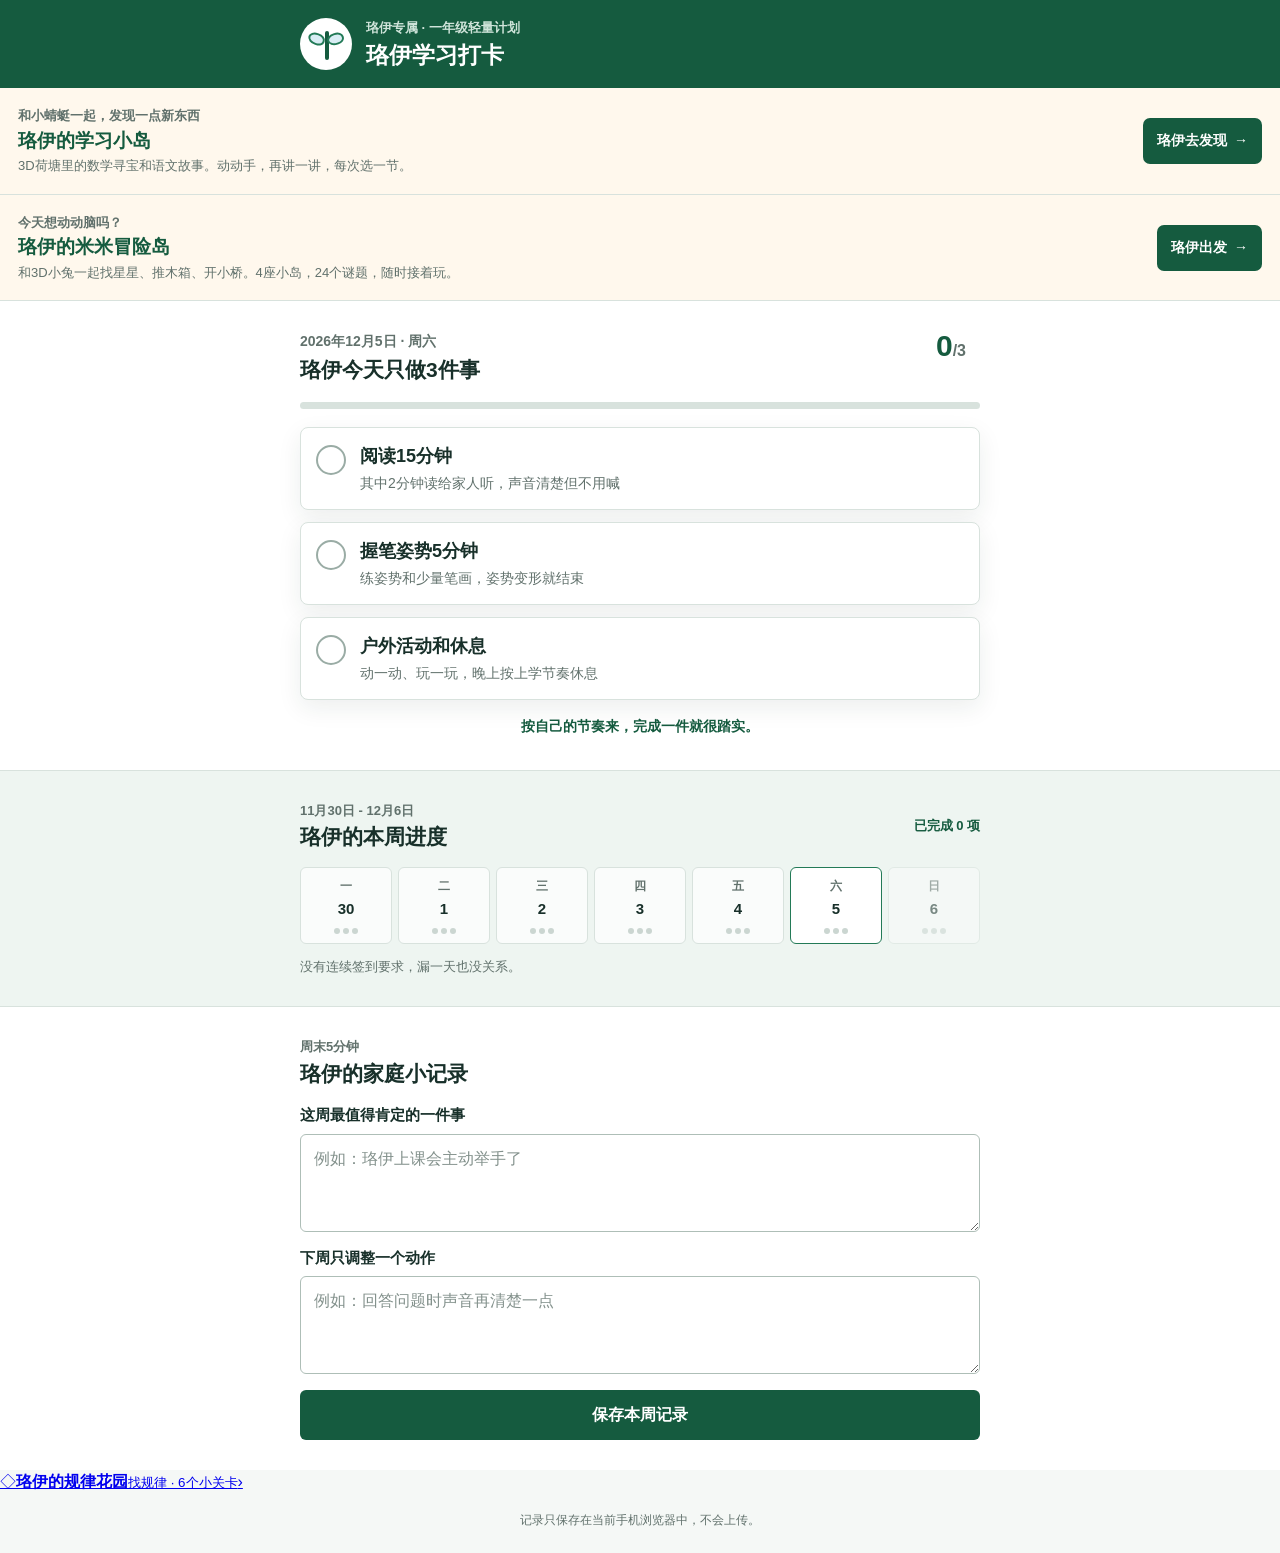
<file: index.html>
<!doctype html>
<html lang="zh-CN">
<head>
  <meta charset="UTF-8">
  <meta name="viewport" content="width=device-width, initial-scale=1, viewport-fit=cover">
  <meta name="theme-color" content="#f5f8f6">
  <meta name="apple-mobile-web-app-capable" content="yes">
  <meta name="apple-mobile-web-app-status-bar-style" content="default">
  <meta name="apple-mobile-web-app-title" content="珞伊打卡">
  <meta name="description" content="珞伊的一年级轻量学习打卡">
  <meta name="robots" content="noindex, nofollow, noarchive">
  <link rel="icon" href="app-icon.svg" type="image/svg+xml">
  <link rel="manifest" href="manifest.webmanifest">
  <link rel="stylesheet" href="styles.css">
  <title>珞伊学习打卡</title>
</head>
<body>
  <header class="topbar">
    <div class="topbar__inner">
      <div class="brand-mark" aria-hidden="true">
        <span class="brand-mark__wing brand-mark__wing--left"></span>
        <span class="brand-mark__body"></span>
        <span class="brand-mark__wing brand-mark__wing--right"></span>
      </div>
      <div>
        <p class="eyebrow">珞伊专属 · 一年级轻量计划</p>
        <h1>珞伊学习打卡</h1>
      </div>
    </div>
  </header>

  <main>
    <section class="game-entry" aria-labelledby="learning-entry-title">
      <div>
        <p class="eyebrow">和小蜻蜓一起，发现一点新东西</p>
        <h2 id="learning-entry-title">珞伊的学习小岛</h2>
        <p>3D荷塘里的数学寻宝和语文故事。动动手，再讲一讲，每次选一节。</p>
      </div>
      <a class="game-entry__link" href="learn-island.html">珞伊去发现 <span aria-hidden="true">→</span></a>
    </section>
    <section class="game-entry" aria-labelledby="game-entry-title">
      <div>
        <p class="eyebrow">今天想动动脑吗？</p>
        <h2 id="game-entry-title">珞伊的米米冒险岛</h2>
        <p>和3D小兔一起找星星、推木箱、开小桥。4座小岛，24个谜题，随时接着玩。</p>
      </div>
      <a class="game-entry__link" href="space-puzzle.html?v=20260914c">珞伊出发 <span aria-hidden="true">→</span></a>
    </section>

    <section class="today-band" aria-labelledby="today-title">
      <div class="section-inner">
        <div class="today-heading">
          <div>
            <p id="today-date" class="date-line"></p>
            <h2 id="today-title">珞伊今天只做3件事</h2>
          </div>
          <div class="progress-count" aria-live="polite">
            <strong id="done-count">0</strong><span>/3</span>
          </div>
        </div>

        <div class="progress-track" aria-hidden="true">
          <span id="progress-fill"></span>
        </div>

        <div id="task-list" class="task-list"></div>

        <p id="today-message" class="today-message" aria-live="polite">
          按自己的节奏来，完成一件就很踏实。
        </p>
      </div>
    </section>

    <section class="week-band" aria-labelledby="week-title">
      <div class="section-inner">
        <div class="section-heading">
          <div>
            <p id="week-range" class="eyebrow"></p>
            <h2 id="week-title">珞伊的本周进度</h2>
          </div>
          <p id="week-total" class="week-total">已完成 0 项</p>
        </div>
        <div id="week-grid" class="week-grid" aria-label="本周每日完成情况"></div>
        <p class="quiet-note">没有连续签到要求，漏一天也没关系。</p>
      </div>
    </section>

    <section class="reflection-band" aria-labelledby="reflection-title">
      <div class="section-inner">
        <div class="section-heading">
          <div>
            <p class="eyebrow">周末5分钟</p>
            <h2 id="reflection-title">珞伊的家庭小记录</h2>
          </div>
          <span id="save-state" class="save-state" aria-live="polite"></span>
        </div>

        <label class="field-label" for="weekly-good">这周最值得肯定的一件事</label>
        <textarea id="weekly-good" rows="3" maxlength="120" placeholder="例如：珞伊上课会主动举手了"></textarea>

        <label class="field-label" for="weekly-adjust">下周只调整一个动作</label>
        <textarea id="weekly-adjust" rows="3" maxlength="120" placeholder="例如：回答问题时声音再清楚一点"></textarea>

        <button id="save-week" class="primary-button" type="button">保存本周记录</button>
      </div>
    </section>
  </main>

  <footer>
    <p>记录只保存在当前手机浏览器中，不会上传。</p>
  </footer>

  <script src="app.js" defer></script>
<script>
  document.addEventListener('DOMContentLoaded', function () {
    if (document.querySelector('a[href="game.html"]')) return;
    var main = document.querySelector('main') || document.body;
    var link = document.createElement('a');
    link.href = 'game.html';
    link.className = 'tool-card';
    link.innerHTML = '<span class="tool-icon">◇</span><span><strong>珞伊的规律花园</strong><small>找规律 · 6个小关卡</small></span><span class="tool-arrow">›</span>';
    main.appendChild(link);
  });
</script>
</body>
</html>
</file>
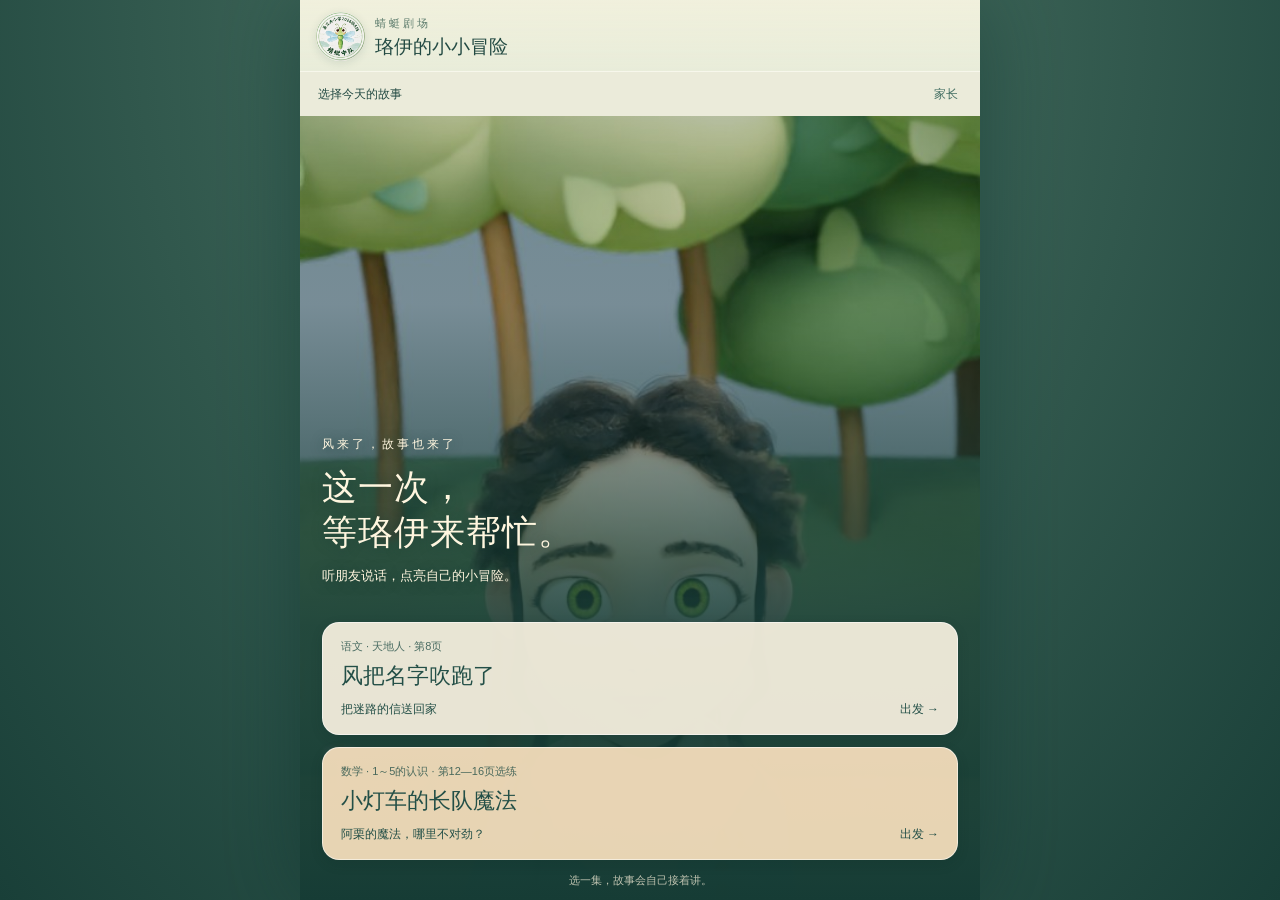
<file: cinema.html>
<!doctype html>
<html lang="zh-CN"><head><meta charset="utf-8"><meta name="viewport" content="width=device-width,initial-scale=1,viewport-fit=cover"><meta name="theme-color" content="#225b51"><meta name="robots" content="noindex,nofollow,noarchive"><title>珞伊的蜻蜓剧场</title><link rel="icon" href="learning-icon.svg"><link rel="stylesheet" href="pilot.css?v=flow1"><script type="importmap">{"imports":{"three":"./vendor/three.module.js"}}</script><script type="module" src="pilot.js?v=flow1"></script></head>
<body><main id="pilot-app">
 <div id="world" aria-label="珞伊的三维故事世界"></div>
 <header><img src="assets/qingting-badge-original.jpg" alt="蜻蜓中队原版班徽"><div><small>蜻蜓剧场</small><h1>珞伊的小小冒险</h1></div><button id="pause" aria-label="暂停故事" hidden>Ⅱ</button></header>
 <div id="lesson-bar"><span id="lesson">选择今天的故事</span><button id="parent">家长</button></div>
 <section id="home"><div class="home-title"><span>风来了，故事也来了</span><h2>这一次，<br>等珞伊来帮忙。</h2><p>听朋友说话，点亮自己的小冒险。</p></div><div class="episodes"><button data-subject="chinese"><small>语文 · 天地人 · 第8页</small><strong>风把名字吹跑了</strong><span>把迷路的信送回家 <b>出发 →</b></span></button><button data-subject="math"><small>数学 · 1～5的认识 · 第12—16页选练</small><strong>小灯车的长队魔法</strong><span>阿栗的魔法，哪里不对劲？ <b>出发 →</b></span></button></div><p class="home-note">选一集，故事会自己接着讲。</p></section>
 <section id="hud" hidden><div id="instruction" hidden><ruby id="instruction-ruby"><span></span><rt></rt></ruby><div id="letter" hidden></div></div><div id="subtitle"><span id="speaker"></span><p id="dialogue"></p></div><div id="feedback" hidden aria-live="polite"><span id="feedback-speaker"></span><strong id="feedback-title"></strong><div class="learning-result"><div id="feedback-learning"></div><div id="feedback-quantity" hidden><b id="feedback-number"></b><span id="feedback-dots" aria-hidden="true"></span></div></div><p id="feedback-text"></p></div><div class="play-tools"><button id="listen">再听一次</button><span id="progress"></span><button id="help" hidden>帮帮我</button></div></section>
 <div id="loading" hidden role="status"><i aria-hidden="true"></i><p id="loading-message">朋友正在走进画面…</p><progress id="loading-progress" max="100" value="0" aria-label="故事准备进度"></progress><p id="loading-detail"></p><button id="retry-load" hidden>再试一次</button><button id="loading-home">先回到剧场</button></div>
 <button id="audio-retry" hidden>点一下，听朋友说话</button>
 <dialog id="rest"><img class="badge" src="assets/qingting-badge-original.jpg" alt="原版班徽"><h2>珞伊，故事会等你。</h2><p>歇一歇，看看远处。</p><button id="resume" class="primary">接着看</button><button id="back">收好故事</button></dialog>
 <dialog id="finish"><img class="badge" src="assets/qingting-badge-original.jpg" alt="原版班徽"><small>珞伊的冒险纪念</small><h2 id="finish-title"></h2><p id="finish-text"></p><div id="finish-words" hidden></div><button id="finish-home" class="primary">收好故事，去休息</button><button id="finish-bonus" hidden><ruby>想玩就去分点心<rt>xiǎng wán jiù qù fēn diǎn xin</rt></ruby></button><button id="finish-report">家长看看故事手记</button></dialog>
 <dialog id="parents"><div class="dialog-heading"><h2>珞伊的故事手记</h2><button id="close-report" aria-label="关闭手记">×</button></div><p class="note">两科各一集。记录实际操作，不用通关代替“已经掌握”，也不据此评价专注力。</p><pre id="report"></pre><label>可选：实际观察<textarea id="observation" maxlength="400" rows="2" placeholder="例如：换了说话人后，能说清“我”指谁。"></textarea></label><label>语文朗读观察<select id="oral"><option>未观察</option><option>愿意跟读</option><option>看拼音自己读</option><option>遮住拼音后自己认读</option></select></label><div class="report-actions"><button id="download" class="primary">保存报告</button><button id="copy">复制报告</button></div><p id="report-status" role="status"></p><details><summary>教材范围、声音与数据</summary><p>语文：人教版一年级上册《天地人》第8页。数学：同版《1～5的认识》第12—16页选练。本次并非整册，也不等于学校当天进度。</p><p>声音为微软合成角色音色，不是老师、家人和同学的真实声音。人物是虚构动画形象，台词不代表真实教师意见。</p><p>进度只保存在当前浏览器，不自动发给老师或 Codex，也不自动跨设备同步。由家长决定是否分享报告。不采集儿童录音。</p><p>人物素材：Rain、Vincent、Spring，Blender Foundation / Blender Studio，CC BY 4.0；已改编材质、服装与动作。</p><a href="assets/pilot/ATTRIBUTION.txt" target="_blank" rel="noopener">完整素材署名</a></details></dialog>
 <div id="notice" role="status"></div><audio id="voice" preload="auto" playsinline></audio>
</main><noscript>请开启 JavaScript 后打开。</noscript></body></html>
</file>
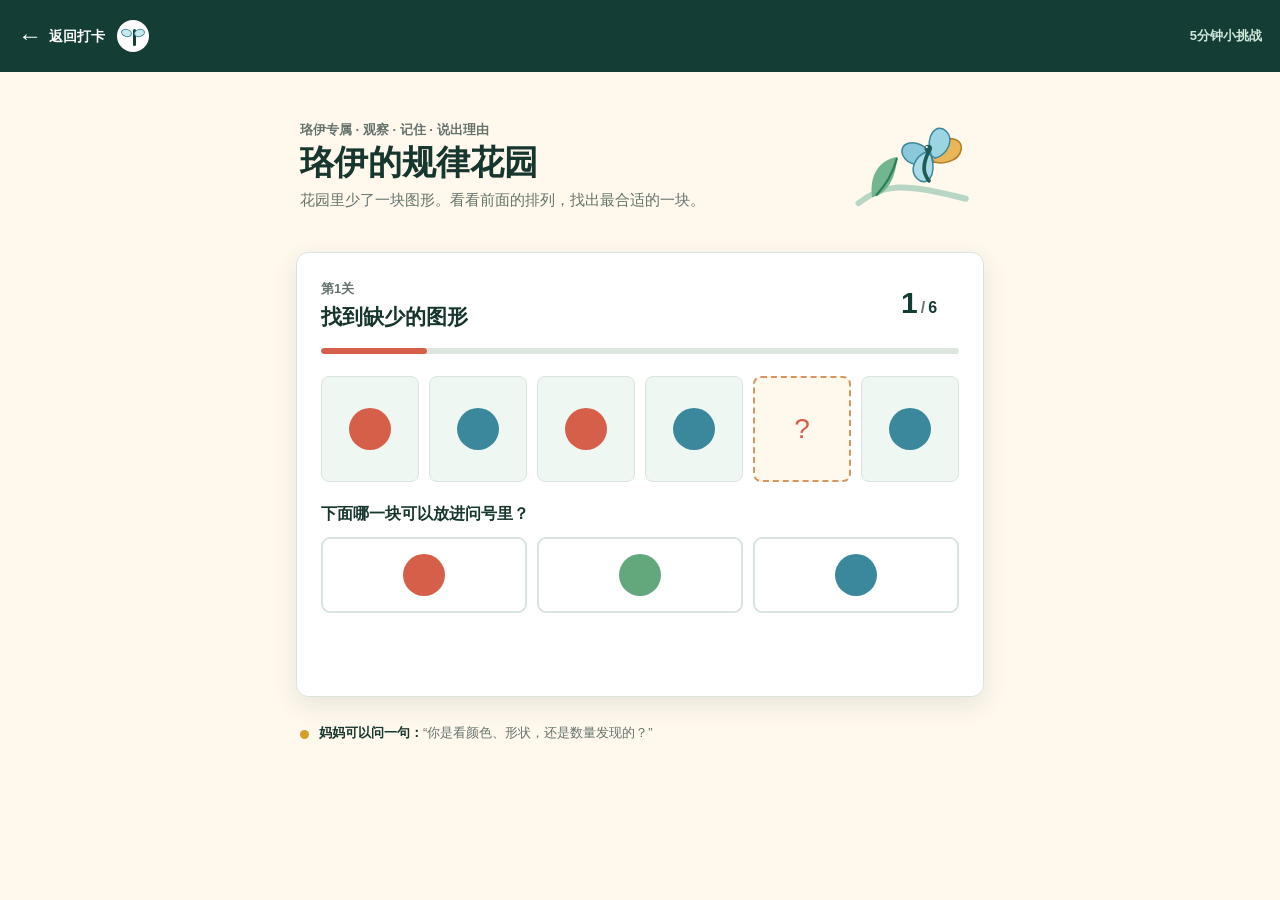
<file: game.html>
<!doctype html>
<html lang="zh-CN">
<head>
  <meta charset="UTF-8">
  <meta name="viewport" content="width=device-width, initial-scale=1, viewport-fit=cover">
  <meta name="theme-color" content="#143d35">
  <meta name="apple-mobile-web-app-capable" content="yes">
  <meta name="apple-mobile-web-app-status-bar-style" content="default">
  <meta name="apple-mobile-web-app-title" content="珞伊规律花园">
  <meta name="description" content="珞伊的找规律益智小游戏">
  <meta name="robots" content="noindex, nofollow, noarchive">
  <link rel="icon" href="app-icon.svg" type="image/svg+xml">
  <link rel="stylesheet" href="game.css">
  <title>规律花园 · 珞伊</title>
</head>
<body>
  <header class="game-topbar">
    <a class="back-link" href="index.html" aria-label="返回珞伊学习打卡">
      <span aria-hidden="true">←</span>
      <span>返回打卡</span>
    </a>
    <div class="game-mark" aria-hidden="true">
      <span class="game-mark__stem"></span>
      <span class="game-mark__wing game-mark__wing--left"></span>
      <span class="game-mark__wing game-mark__wing--right"></span>
    </div>
    <span class="game-label">5分钟小挑战</span>
  </header>

  <main class="game-shell">
    <section class="game-intro" aria-labelledby="game-title">
      <div class="intro-copy">
        <p class="eyebrow">珞伊专属 · 观察 · 记住 · 说出理由</p>
        <h1 id="game-title" tabindex="-1">珞伊的规律花园</h1>
        <p class="intro-text">花园里少了一块图形。看看前面的排列，找出最合适的一块。</p>
      </div>
      <svg class="garden-art" viewBox="0 0 180 140" role="img" aria-label="一只停在叶片旁的蜻蜓">
        <path d="M18 119C51 93 78 91 161 113" fill="none" stroke="#b7d6c3" stroke-width="8" stroke-linecap="round"/>
        <path d="M36 111C32 81 46 61 70 57c-3 30-14 50-34 54Z" fill="#72b58f"/>
        <path d="M42 108c13-14 22-30 27-48" fill="none" stroke="#2e7d5a" stroke-width="3" stroke-linecap="round"/>
        <path d="M113 48c19-22 44-18 42-1-3 17-27 22-42 15Z" fill="#eab65a" stroke="#b47c22" stroke-width="2"/>
        <path d="M113 49c-22-19-42-10-36 6 7 15 27 15 41 9Z" fill="#8ac8dc" stroke="#3f8798" stroke-width="2"/>
        <path d="M115 55c-9-28 8-44 20-32 11 11 2 31-15 36Z" fill="#9bd5e4" stroke="#3f8798" stroke-width="2"/>
        <path d="M115 56c8 28-7 42-19 30-11-11-3-30 14-36Z" fill="#a9dbe8" stroke="#3f8798" stroke-width="2"/>
        <path d="M111 51c-8 18-7 28 1 38" fill="none" stroke="#1e5c55" stroke-width="5" stroke-linecap="round"/>
        <circle cx="111" cy="46" r="5" fill="#1e5c55"/>
        <circle cx="109" cy="44" r="1.5" fill="#fff"/>
      </svg>
    </section>

    <section class="game-panel" aria-labelledby="round-title">
      <div class="round-head">
        <div>
          <p id="round-kicker" class="eyebrow">第1关</p>
          <h2 id="round-title">找到缺少的图形</h2>
        </div>
        <div class="round-progress" aria-live="polite">
          <span id="round-number">1</span><span class="progress-slash">/</span><span>6</span>
        </div>
      </div>

      <div class="round-track" aria-hidden="true"><span id="round-fill"></span></div>

      <div id="sequence" class="sequence" role="group" aria-label="规律图形序列"></div>

      <p class="question-line">下面哪一块可以放进问号里？</p>
      <div id="options" class="options" role="group" aria-label="答案选项"></div>

      <div id="feedback" class="feedback" role="status" aria-live="polite"></div>
      <button id="next-round" class="primary-button" type="button" hidden>下一关</button>
    </section>

    <section class="parent-tip" aria-label="亲子引导">
      <span class="tip-dot" aria-hidden="true"></span>
      <p><strong>妈妈可以问一句：</strong>“你是看颜色、形状，还是数量发现的？”</p>
    </section>
  </main>

  <div id="finish-panel" class="finish-panel" hidden>
    <div class="finish-card" role="dialog" aria-modal="true" aria-labelledby="finish-title">
      <svg class="finish-spark" viewBox="0 0 48 48" aria-hidden="true">
        <path d="M24 3 29 19l16 5-16 5-5 16-5-16-16-5 16-5 5-16Z" fill="currentColor"/>
      </svg>
      <p class="eyebrow">今天的小挑战完成了</p>
      <h2 id="finish-title">珞伊找到了 6 个规律</h2>
      <p>和妈妈说一说：哪一关最容易？哪一关需要再看一遍？</p>
      <button id="restart-game" class="primary-button" type="button">再玩一次</button>
      <a class="finish-back" href="index.html">回到学习打卡</a>
    </div>
  </div>

  <script src="game.js" defer></script>
</body>
</html>
</file>
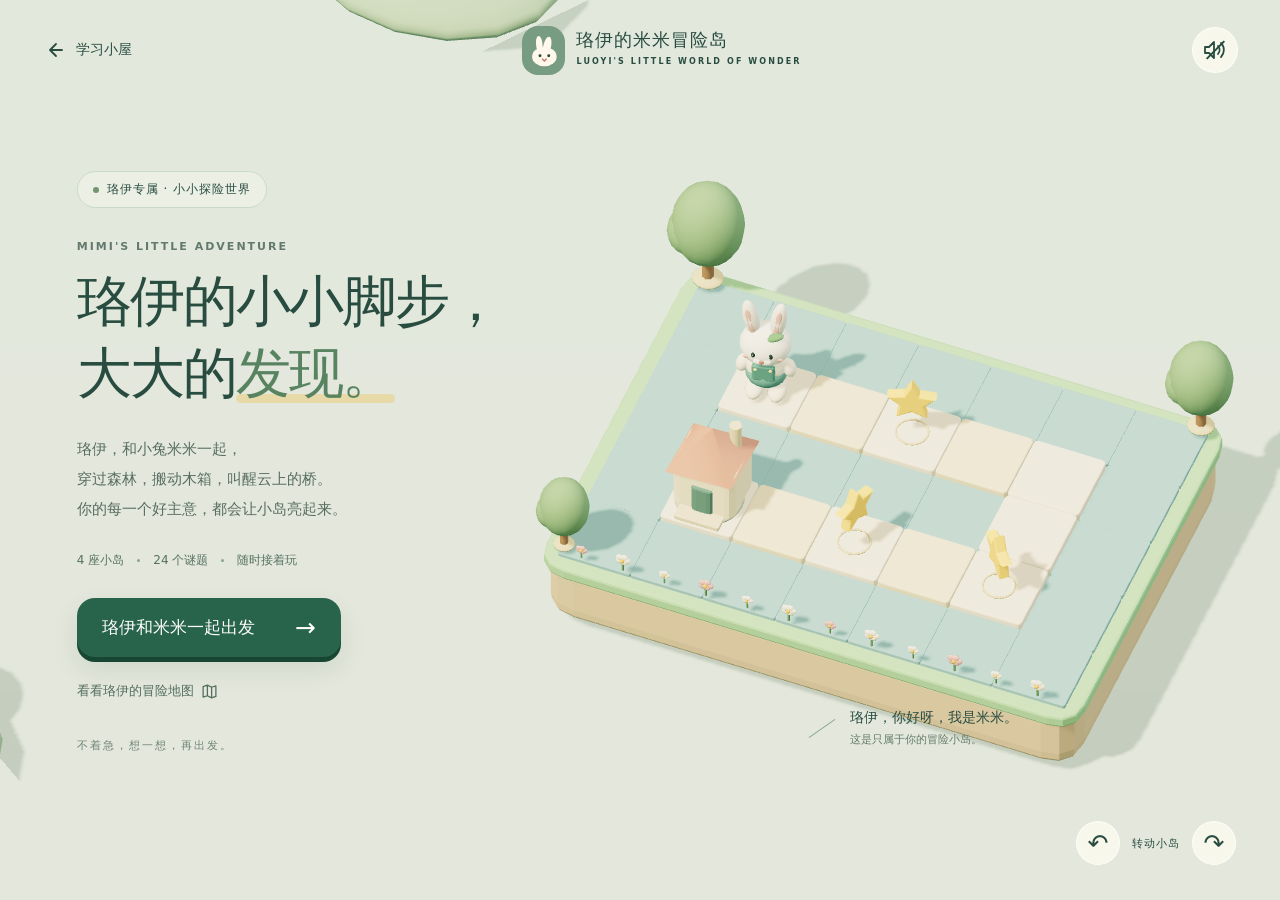
<file: space-puzzle.html>
<!doctype html>
<html lang="zh-CN">
<head>
  <meta charset="utf-8">
  <meta name="viewport" content="width=device-width,initial-scale=1,viewport-fit=cover">
  <meta name="theme-color" content="#e5efe8">
  <meta name="robots" content="noindex,nofollow,noarchive">
  <meta name="apple-mobile-web-app-capable" content="yes">
  <title>珞伊的米米冒险岛 · 3D益智游戏</title>
  <link rel="icon" href="app-icon.svg" type="image/svg+xml">
  <link rel="stylesheet" href="space-puzzle.css?v=20260914c">
</head>
<body>
  <svg class="svg-library" xmlns="http://www.w3.org/2000/svg"><defs>
    <symbol id="i-back" viewBox="0 0 24 24"><path d="m14 6-6 6 6 6M8 12h12"/></symbol>
    <symbol id="i-star" viewBox="0 0 24 24"><path d="m12 3 2.8 5.7 6.3.9-4.6 4.4 1.1 6.3-5.6-3-5.6 3 1.1-6.3L2.9 9.6l6.3-.9Z"/></symbol>
    <symbol id="i-map" viewBox="0 0 24 24"><path d="m3 5 6-2 6 3 6-2v15l-6 2-6-3-6 2Zm6-2v15m6-12v15"/></symbol>
    <symbol id="i-undo" viewBox="0 0 24 24"><path d="M8 4 3 9l5 5M3 9h11a6 6 0 0 1 0 12"/></symbol>
    <symbol id="i-reset" viewBox="0 0 24 24"><path d="M4 10a8 8 0 1 1 1 7M4 3v7h7"/></symbol>
    <symbol id="i-bulb" viewBox="0 0 24 24"><path d="M8 17c0-4-3-3-3-8a7 7 0 0 1 14 0c0 5-3 4-3 8ZM9 21h6"/></symbol>
    <symbol id="i-sound" viewBox="0 0 24 24"><path d="m11 4-5 5H2v6h4l5 5Zm4 4a6 6 0 0 1 0 8m3-11a10 10 0 0 1 0 14"/></symbol>
    <symbol id="i-arrow" viewBox="0 0 24 24"><path d="M12 20V4m-6 6 6-6 6 6"/></symbol>
    <symbol id="i-close" viewBox="0 0 24 24"><path d="m6 6 12 12M6 18 18 6"/></symbol>
    <symbol id="i-rabbit" viewBox="0 0 40 40"><path d="M13 21C7-1 20-3 19 19c3-22 15-18 8 3" fill="#fff8eb"/><ellipse cx="21" cy="27" rx="14" ry="11" fill="#fff8eb"/><circle cx="16" cy="26" r="1.7" fill="#30453c"/><circle cx="26" cy="26" r="1.7" fill="#30453c"/><path d="m19 30 2 2 2-2" stroke="#c58079" stroke-width="2" fill="none"/></symbol>
  </defs></svg>
  <main id="app" class="adventure is-welcome">
    <div id="world" role="img" aria-label="可转动的3D冒险岛，小兔米米在小路上等待出发"></div>
    <header class="topbar">
      <a class="home-link" href="index.html" aria-label="返回珞伊学习打卡"><svg><use href="#i-back"/></svg><span>学习小屋</span></a>
      <div class="brand"><svg class="bunny-mark"><use href="#i-rabbit"/></svg><span>珞伊的米米冒险岛<small>LUOYI'S LITTLE WORLD OF WONDER</small></span></div>
      <button id="soundBtn" class="round-button" aria-label="开启音效" aria-pressed="false"><svg><use href="#i-sound"/></svg><span class="sound-slash"></span></button>
    </header>
    <section id="welcome" class="welcome" aria-labelledby="welcomeTitle">
      <div class="welcome-tag"><span></span>珞伊专属 · 小小探险世界</div>
      <p class="tiny-label">MIMI'S LITTLE ADVENTURE</p>
      <h1 id="welcomeTitle">珞伊的小小脚步，<br>大大的<span>发现。</span></h1>
      <p class="welcome-description">珞伊，和小兔米米一起，<br>穿过森林，搬动木箱，叫醒云上的桥。<br>你的每一个好主意，都会让小岛亮起来。</p>
      <div class="chapter-pills"><span>4 座小岛</span><i></i><span>24 个谜题</span><i></i><span>随时接着玩</span></div>
      <button id="startBtn" class="primary" disabled>珞伊的小岛准备中… <span>→</span></button>
      <button id="welcomeMapBtn" class="text-button">看看珞伊的冒险地图 <svg><use href="#i-map"/></svg></button>
      <p class="welcome-foot">不着急，想一想，再出发。</p>
    </section>
    <div class="scene-caption" id="sceneCaption"><span class="caption-line"></span><div><strong>珞伊，你好呀，我是米米。</strong><span>这是只属于你的冒险小岛。</span></div></div>
    <section id="gameHud" class="game-hud" hidden>
      <div class="level-heading"><p id="chapterText" class="tiny-label">珞伊专属 · 青草森林 · 01 / 24</p><h1 id="levelTitle">初次出发</h1></div>
      <div class="objective-bar"><div class="stars-status" aria-label="收集星星"><svg><use href="#i-star"/></svg><strong id="starCount">0 / 3</strong></div><span id="objectiveText">找齐星星，回到小屋</span></div>
      <button id="mapBtn" class="soft-button"><svg><use href="#i-map"/></svg>地图 <span id="completedCount">0/24</span></button>
    </section>
    <div id="cameraControls" class="camera-controls"><button id="rotateLeft" class="round-button" aria-label="向左转动视角">↶</button><span>转动小岛</span><button id="rotateRight" class="round-button" aria-label="向右转动视角">↷</button></div>
    <div class="game-bottom" id="gameBottom" hidden>
      <section class="companion" aria-label="米米的提醒"><svg class="companion-face"><use href="#i-rabbit"/></svg><div><span>米米说</span><p id="message" aria-live="polite">找齐星星，再回到小屋吧。</p></div><button id="readBtn" class="round-button" aria-label="读出米米的提醒"><svg><use href="#i-sound"/></svg></button></section>
      <div class="interaction-row">
        <div class="actions"><button id="undoBtn" class="action-button" disabled><svg><use href="#i-undo"/></svg><span>退一步</span></button><button id="resetBtn" class="action-button"><svg><use href="#i-reset"/></svg><span>重新来</span></button><button id="hintBtn" class="action-button hint-button"><svg><use href="#i-bulb"/></svg><span>小提示</span></button></div>
        <p class="control-note">点相邻地块走一步<br><span>也可以用方向键</span></p>
        <div class="dpad" aria-label="移动米米"><button data-dir="0" class="direction up" aria-label="向画面上方走"><svg><use href="#i-arrow"/></svg></button><button data-dir="3" class="direction left" aria-label="向画面左方走"><svg><use href="#i-arrow"/></svg></button><span class="pad-center"></span><button data-dir="1" class="direction right" aria-label="向画面右方走"><svg><use href="#i-arrow"/></svg></button><button data-dir="2" class="direction down" aria-label="向画面下方走"><svg><use href="#i-arrow"/></svg></button></div>
      </div>
      <div class="bottom-line"><span id="saveStatus">在这台设备自动保存</span><button id="helpBtn" class="text-button">玩法说明</button></div>
    </div>
    <div id="loading" class="loading-indicator" role="status"><span></span>正在唤醒小岛…</div>
    <div id="failure" class="failure" hidden><h2>小岛还没打开</h2><p id="failureText">请刷新页面再试一次。</p><button id="reloadBtn" class="primary">重新打开</button><a href="index.html">返回学习小屋</a></div>
  </main>
  <dialog id="mapDialog" class="map-dialog"><header class="dialog-header"><div><p class="tiny-label">LUOYI'S ADVENTURE ATLAS</p><h2>珞伊的冒险地图</h2></div><button class="round-button" data-close="mapDialog" aria-label="关闭珞伊的冒险地图"><svg><use href="#i-close"/></svg></button></header><p class="dialog-intro">每座小岛都有新发现，从第一关慢慢熟悉，也可以挑一个想试的谜题。</p><div id="islandMap"></div><p class="dialog-foot">珞伊每次玩 2—3 关就可以休息，下次接着探险。</p></dialog>
  <dialog id="winDialog" class="win-dialog"><div class="win-stars" aria-hidden="true"><svg><use href="#i-star"/></svg><svg><use href="#i-star"/></svg><svg><use href="#i-star"/></svg></div><p class="tiny-label" id="winEyebrow">一份小小的发现</p><h2 id="winTitle">星星到家啦！</h2><p id="winMessage">你带着米米找到了回家的路。</p><div class="think-card"><span>和爸爸妈妈聊一句</span><p id="reflection">你刚才先去了哪里？为什么？</p></div><button id="nextBtn" class="primary">去下一站 <span>→</span></button><button id="restBtn" class="text-button">先休息，已经保存好了</button></dialog>
  <dialog id="helpDialog"><header class="dialog-header"><h2>和米米一起玩</h2><button class="round-button" data-close="helpDialog" aria-label="关闭玩法说明"><svg><use href="#i-close"/></svg></button></header><ol class="help-list"><li><strong>走一走</strong><p>点米米旁边的地块，或按右下角方向按钮。电脑也能按方向键 / WASD。转动视角后，方向按钮会跟着画面调整。</p></li><li><strong>找星星，送蜂蜜</strong><p>每关收集 3 颗金色星星。有木箱时，把箱子推到方形花纹垫上。只能推，不能拉。</p></li><li><strong>开桥，回小屋</strong><p>带圆圈的是机关。全部机关同时被米米或木箱压住，桥就会升起，并一直保持打开。完成任务后走到小屋门前。</p></li></ol><p>卡住时先点“小提示”。想换个办法就“退一步”，没有倒计时，也不扣分。</p><p class="dialog-foot">这是空间与逻辑小游戏；具体教材同步内容会在确认课本后另行加入。</p></dialog>
  <dialog id="resetDialog"><h2>这关重新开始吗？</h2><p>只重置当前小谜题，已完成的关卡会保留。</p><button id="confirmReset" class="primary">重新开始这关</button><button class="text-button" data-close="resetDialog">继续刚才的探索</button></dialog>
  <noscript><p class="failure">游戏需要浏览器启用 JavaScript。</p></noscript>
  <script src="three.min.js"></script>
  <script src="island-logic.js?v=20260914c"></script>
  <script src="space-puzzle.js?v=20260914c"></script>
</body>
</html>
</file>
<file: styles.css>
:root {
  color-scheme: light;
  --bg: #f5f8f6;
  --surface: #ffffff;
  --surface-soft: #eef5f1;
  --text: #18302a;
  --muted: #61716c;
  --line: #d8e2dd;
  --primary: #237a57;
  --primary-dark: #155b3f;
  --primary-soft: #dcefe5;
  --accent: #d65e4a;
  --sun: #e0a326;
  --focus: #195fa8;
  --shadow: 0 8px 24px rgba(24, 48, 42, 0.08);
}

* {
  box-sizing: border-box;
  letter-spacing: 0;
}

html {
  min-height: 100%;
  background: var(--bg);
  -webkit-text-size-adjust: 100%;
}

body {
  min-width: 320px;
  min-height: 100%;
  margin: 0;
  color: var(--text);
  background: var(--bg);
  font-family: -apple-system, BlinkMacSystemFont, "PingFang SC", "Microsoft YaHei", sans-serif;
  font-size: 16px;
  line-height: 1.5;
}

button,
textarea,
input {
  font: inherit;
}

button,
label {
  -webkit-tap-highlight-color: transparent;
}

.topbar {
  padding: calc(18px + env(safe-area-inset-top)) 20px 18px;
  color: #fff;
  background: var(--primary-dark);
}

.topbar__inner,
.section-inner {
  width: min(100%, 680px);
  margin: 0 auto;
}

.topbar__inner {
  display: flex;
  align-items: center;
  gap: 14px;
}

.brand-mark {
  position: relative;
  flex: 0 0 52px;
  width: 52px;
  height: 52px;
  border: 1px solid rgba(255, 255, 255, 0.48);
  border-radius: 50%;
  background: #fff;
}

.brand-mark__body {
  position: absolute;
  top: 12px;
  left: 24px;
  width: 4px;
  height: 29px;
  border-radius: 4px;
  background: var(--primary-dark);
}

.brand-mark__wing {
  position: absolute;
  top: 14px;
  width: 17px;
  height: 12px;
  border: 2px solid var(--primary);
  border-radius: 50% 50% 45% 55%;
  background: #d9edf4;
}

.brand-mark__wing--left {
  left: 7px;
  transform: rotate(18deg);
}

.brand-mark__wing--right {
  right: 7px;
  transform: rotate(-18deg);
}

.eyebrow,
.date-line,
h1,
h2,
p {
  margin-top: 0;
}

.eyebrow {
  margin-bottom: 3px;
  color: var(--muted);
  font-size: 13px;
  font-weight: 700;
}

.topbar .eyebrow {
  color: #cfe4da;
}

h1 {
  margin-bottom: 0;
  font-size: 23px;
  line-height: 1.25;
}

h2 {
  margin-bottom: 0;
  font-size: 21px;
  line-height: 1.3;
}

.today-band,
.week-band,
.reflection-band {
  padding: 24px 18px;
}

.game-entry {
  display: flex;
  align-items: center;
  justify-content: space-between;
  gap: 16px;
  padding: 18px;
  border-bottom: 1px solid var(--line);
  background: #fff8ed;
}

.game-entry h2 {
  margin: 0 0 3px;
  color: var(--primary-dark);
  font-size: 19px;
}

.game-entry p:not(.eyebrow) {
  margin: 0;
  color: var(--muted);
  font-size: 13px;
}

.game-entry__link {
  display: inline-flex;
  align-items: center;
  justify-content: center;
  gap: 7px;
  flex: 0 0 auto;
  min-height: 46px;
  padding: 0 14px;
  border-radius: 7px;
  color: #fff;
  background: var(--primary-dark);
  font-size: 14px;
  font-weight: 750;
  text-decoration: none;
  transition: background-color 180ms ease, transform 120ms ease;
}

.game-entry__link:hover { background: #205a4b; }
.game-entry__link:active { transform: scale(.98); }
.game-entry__link:focus-visible { outline: 3px solid rgba(25, 95, 168, .3); outline-offset: 3px; }

.today-band {
  background: var(--surface);
}

.week-band {
  border-top: 1px solid var(--line);
  border-bottom: 1px solid var(--line);
  background: var(--surface-soft);
}

.reflection-band {
  background: var(--surface);
}

.today-heading,
.section-heading {
  display: flex;
  align-items: flex-start;
  justify-content: space-between;
  gap: 16px;
}

.date-line {
  margin-bottom: 4px;
  color: var(--muted);
  font-size: 14px;
  font-weight: 600;
}

.progress-count {
  display: flex;
  align-items: baseline;
  justify-content: center;
  min-width: 58px;
  color: var(--primary-dark);
}

.progress-count strong {
  font-size: 30px;
  line-height: 1;
}

.progress-count span {
  color: var(--muted);
  font-size: 16px;
  font-weight: 700;
}

.progress-track {
  height: 7px;
  margin: 18px 0;
  overflow: hidden;
  border-radius: 7px;
  background: var(--line);
}

.progress-track span {
  display: block;
  width: 0;
  height: 100%;
  border-radius: inherit;
  background: var(--primary);
  transition: width 220ms ease;
}

.task-list {
  display: grid;
  gap: 12px;
}

.task-card {
  position: relative;
  display: grid;
  grid-template-columns: 32px minmax(0, 1fr);
  gap: 12px;
  min-height: 76px;
  padding: 15px;
  border: 1px solid var(--line);
  border-radius: 8px;
  background: var(--surface);
  box-shadow: var(--shadow);
  cursor: pointer;
  transition: border-color 180ms ease, background-color 180ms ease, transform 120ms ease;
}

.task-card:active {
  transform: scale(0.99);
}

.task-card:focus-within {
  outline: 3px solid rgba(25, 95, 168, 0.28);
  outline-offset: 2px;
}

.task-card.is-done {
  border-color: #9ccab2;
  background: #f0f8f4;
  box-shadow: none;
}

.task-card input {
  position: absolute;
  width: 1px;
  height: 1px;
  opacity: 0;
}

.task-check {
  position: relative;
  width: 30px;
  height: 30px;
  margin-top: 2px;
  border: 2px solid #9aaca5;
  border-radius: 50%;
  background: #fff;
}

.is-done .task-check {
  border-color: var(--primary);
  background: var(--primary);
}

.is-done .task-check::after {
  position: absolute;
  top: 7px;
  left: 6px;
  width: 12px;
  height: 6px;
  border-bottom: 3px solid #fff;
  border-left: 3px solid #fff;
  content: "";
  transform: rotate(-45deg);
}

.task-copy {
  min-width: 0;
}

.task-title {
  display: block;
  margin-bottom: 3px;
  color: var(--text);
  font-size: 18px;
  font-weight: 750;
}

.task-detail {
  display: block;
  color: var(--muted);
  font-size: 14px;
}

.is-done .task-title {
  color: var(--primary-dark);
}

.today-message {
  min-height: 24px;
  margin: 16px 0 0;
  color: var(--primary-dark);
  font-size: 14px;
  font-weight: 650;
  text-align: center;
}

.section-heading {
  align-items: center;
  margin-bottom: 17px;
}

.week-total,
.save-state {
  margin-bottom: 0;
  color: var(--primary-dark);
  font-size: 13px;
  font-weight: 700;
  white-space: nowrap;
}

.week-grid {
  display: grid;
  grid-template-columns: repeat(7, minmax(0, 1fr));
  gap: 6px;
}

.day-cell {
  min-width: 0;
  padding: 9px 3px;
  border: 1px solid var(--line);
  border-radius: 6px;
  background: rgba(255, 255, 255, 0.7);
  text-align: center;
}

.day-cell.is-today {
  border-color: var(--primary);
  background: #fff;
}

.day-cell.is-future {
  opacity: 0.55;
}

.day-name,
.day-number {
  display: block;
  overflow: hidden;
  text-overflow: clip;
  white-space: nowrap;
}

.day-name {
  color: var(--muted);
  font-size: 12px;
  font-weight: 650;
}

.day-number {
  margin: 3px 0 7px;
  color: var(--text);
  font-size: 15px;
  font-weight: 750;
}

.day-dots {
  display: flex;
  justify-content: center;
  gap: 3px;
}

.day-dot {
  width: 6px;
  height: 6px;
  border-radius: 50%;
  background: #cbd6d1;
}

.day-dot.is-filled {
  background: var(--primary);
}

.quiet-note {
  margin: 13px 0 0;
  color: var(--muted);
  font-size: 13px;
}

.field-label {
  display: block;
  margin: 15px 0 7px;
  color: var(--text);
  font-size: 15px;
  font-weight: 700;
}

textarea {
  display: block;
  width: 100%;
  min-height: 82px;
  resize: vertical;
  padding: 12px 13px;
  border: 1px solid #aebeb7;
  border-radius: 6px;
  color: var(--text);
  background: #fff;
  font-size: 16px;
  line-height: 1.5;
}

textarea::placeholder {
  color: #83918c;
}

textarea:focus {
  border-color: var(--focus);
  outline: 3px solid rgba(25, 95, 168, 0.2);
}

.primary-button {
  width: 100%;
  min-height: 50px;
  margin-top: 16px;
  border: 0;
  border-radius: 6px;
  color: #fff;
  background: var(--primary-dark);
  font-size: 16px;
  font-weight: 750;
  cursor: pointer;
}

.primary-button:active {
  background: #104b34;
}

.primary-button:focus-visible {
  outline: 3px solid rgba(25, 95, 168, 0.35);
  outline-offset: 3px;
}

footer {
  padding: 17px 18px calc(24px + env(safe-area-inset-bottom));
  color: var(--muted);
  background: var(--bg);
  text-align: center;
}

footer p {
  margin-bottom: 0;
  font-size: 12px;
}

@media (min-width: 700px) {
  .today-band,
  .week-band,
  .reflection-band {
    padding-top: 30px;
    padding-bottom: 30px;
  }
}

@media (max-width: 430px) {
  .game-entry { align-items: flex-start; }
  .game-entry__link { padding: 0 11px; }
}

@media (prefers-reduced-motion: reduce) {
  *,
  *::before,
  *::after {
    scroll-behavior: auto !important;
    transition-duration: 0.01ms !important;
  }
}
</file>
<file: pilot.css>
:root{font-family:"PingFang SC","Microsoft YaHei",sans-serif;color:#234a43;background:#193f38;font-synthesis:none}*{box-sizing:border-box}body{margin:0}button,select,textarea{font:inherit}button{border:0;cursor:pointer;color:inherit;min-height:44px;touch-action:manipulation}button:focus-visible{outline:3px solid #e8a438;outline-offset:3px}[hidden]{display:none!important}#pilot-app{position:relative;isolation:isolate;margin:auto;width:100%;max-width:680px;height:100svh;min-height:520px;overflow:hidden;background:#adcfc1}#world{position:absolute;inset:0;touch-action:manipulation}#world canvas{display:block;width:100%;height:100%}header{position:absolute;z-index:4;top:0;left:0;right:0;height:calc(72px + env(safe-area-inset-top));padding:calc(10px + env(safe-area-inset-top)) 16px 8px;display:flex;align-items:center;gap:10px;background:linear-gradient(#f6f3dfed,#f6f3dfd0);border-bottom:1px solid #ffffff6a}header img{height:49px;width:49px;object-fit:contain;border-radius:50%;box-shadow:0 2px 9px #254d4820}header small{font-size:11px;letter-spacing:3px;color:#5e7d6e}h1{font-size:19px;margin:3px 0 0;font-weight:700}header button{margin-left:auto;background:#ffffffa8;border-radius:50%;width:44px;font-size:23px}#lesson-bar{position:absolute;z-index:4;top:calc(72px + env(safe-area-inset-top));left:0;right:0;display:flex;align-items:center;justify-content:space-between;padding:0 12px 0 18px;background:#f5f0dfdc;gap:8px;font-size:12px;min-height:38px}#lesson-bar button{background:none;min-height:38px;font-size:12px;white-space:nowrap;color:#426e62}#home{position:absolute;inset:110px 0 0;background:linear-gradient(180deg,#124b4730 0%,#123c3520 24%,#183e38dd 65%,#163c35 100%),url('assets/cinema/cover.jpg') center 18%/cover no-repeat;display:flex;flex-direction:column;justify-content:flex-end;padding:26px 22px 12px;color:#fff6df}.home-title{margin:auto 0 24px;text-shadow:0 2px 12px #183e38aa}.home-title>span{font-size:12px;letter-spacing:3px}.home-title h2{font-size:35px;line-height:1.27;letter-spacing:1px;margin:12px 0}.home-title p{font-size:13px}.episodes{display:grid;gap:12px}.episodes button{padding:16px 18px;text-align:left;border-radius:17px;background:#f7f0dfee;box-shadow:0 4px 12px #0e28262a;color:#234f47;border:1px solid #ffffff88}.episodes button:nth-child(2){background:#f7dfbdee}.episodes small{font-size:11px;display:block;opacity:.8}.episodes strong{display:block;font-size:22px;margin:7px 0 10px}.episodes span{font-size:12px;display:flex;justify-content:space-between;gap:4px}.episodes b{white-space:nowrap}.home-note{text-align:center;opacity:.72;font-size:11px;margin:13px 0 0}#hud{position:absolute;inset:0;pointer-events:none;z-index:3}#instruction{position:absolute;top:calc(123px + env(safe-area-inset-top));left:12px;right:12px;text-align:center;pointer-events:none}#instruction-ruby{display:inline-block;padding:7px 17px 10px;border-radius:22px;background:#fff5dbf0;box-shadow:0 2px 12px #345f4830;font-weight:700;font-size:22px;line-height:1.55}rt{font-size:.52em;letter-spacing:.4px;font-weight:400}#letter{margin:9px auto 0;width:69px;height:80px;background:#fff5dbee;border:2px solid #ceac6b;border-radius:6px;box-shadow:0 3px 10px #345f4830;display:grid;place-items:center;font-size:36px}#subtitle{position:absolute;bottom:calc(58px + env(safe-area-inset-bottom));left:12px;right:12px;padding:11px 15px;border-radius:15px;background:#faf4e5ed;box-shadow:0 3px 14px #143e392c}#speaker{font-size:12px;font-weight:bold;display:inline-block;color:#31766a}#dialogue{font-size:17px;line-height:1.55;margin:4px 0 0;letter-spacing:.2px}.task #subtitle{display:none}.play-tools{position:absolute;bottom:calc(8px + env(safe-area-inset-bottom));left:12px;right:12px;display:flex;align-items:center;justify-content:space-between;gap:12px;pointer-events:auto}.play-tools button{border-radius:22px;background:#fff6e4ed;font-size:13px;padding:0 17px;box-shadow:0 2px 9px #234a4322}.play-tools span{font-size:12px;color:#264e45;background:#fff6e4c9;padding:6px 10px;border-radius:15px}#loading{position:absolute;z-index:10;inset:110px 0 0;display:flex;align-items:center;justify-content:center;flex-direction:column;background:#e9eee2ef;padding:30px;text-align:center}#loading i{width:35px;height:35px;border:3px solid #92b5a4;border-top-color:#355e54;border-radius:50%;animation:spin 1s linear infinite}#loading button{background:#fff7e7;padding:10px 24px;border-radius:24px;margin:6px}#audio-retry{position:absolute;z-index:14;left:15%;right:15%;top:47%;border-radius:30px;background:#ffe5a5;padding:15px;box-shadow:0 6px 35px #152c3870;font-size:18px}dialog{border:0;border-radius:23px;padding:26px 23px;width:min(90%,430px);max-height:86svh;overflow:auto;background:#f9f4e8;color:#284f45;box-shadow:0 15px 80px #0d2c4570}dialog::backdrop{background:#15332bb0;backdrop-filter:blur(4px)}dialog h2{font-size:22px;margin:13px 0}dialog p{font-size:15px;line-height:1.65}dialog .badge{width:64px;height:64px;display:block;margin:auto;border-radius:50%}#rest,#finish{text-align:center}#rest button,#finish button{display:block;width:100%;border-radius:25px;padding:12px 16px;margin-top:12px;background:#e4eadb}button.primary{background:#2f7162!important;color:#fff8e8!important}.dialog-heading{display:flex;align-items:center;justify-content:space-between}.dialog-heading button{background:none;font-size:27px}.note{font-size:13px!important;color:#677969}pre{font-family:inherit;white-space:pre-wrap;font-size:13px;line-height:1.8;padding:16px;background:#edf0e4;border-radius:12px}label{display:block;font-size:13px;margin:15px 0}textarea,select{display:block;width:100%;margin-top:7px;padding:10px;border:1px solid #bdd0b9;border-radius:8px;background:#fffdf4;color:#284e43}details{font-size:12px;line-height:1.7;margin-top:18px}details p{font-size:12px}a{color:#277a70}.report-actions{display:flex;gap:10px}.report-actions button{flex:1;border-radius:22px;padding:10px;background:#e7ebdc}#notice{position:absolute;z-index:20;bottom:75px;left:12%;right:12%;pointer-events:none;background:#244f45e8;color:#fff9e8;border-radius:18px;padding:10px 14px;text-align:center;font-size:14px;opacity:0;transition:opacity .2s}#notice.show{opacity:1}#finish>small{display:block;margin-top:15px;color:#648170}@keyframes spin{to{transform:rotate(360deg)}}@media(max-height:700px){.home-title h2{font-size:30px}.home-title{margin:auto 0 10px}.home-title p{margin:8px 0}.episodes button{padding:12px 15px}.episodes strong{font-size:20px;margin:5px 0 7px}.episodes{gap:9px}#home{padding:12px 18px}#dialogue{font-size:16px}#instruction-ruby{font-size:20px}#subtitle{padding:9px 13px}}@media(min-width:681px){body{background:radial-gradient(ellipse at top,#4f7767,#193f38)}#pilot-app{box-shadow:0 0 80px #0c302c80}}@media(orientation:landscape) and (max-height:600px){#pilot-app{max-width:none;min-height:320px}header{height:60px}header img{width:40px;height:40px}#lesson-bar{top:60px}#home{inset:98px 0 0;display:grid;grid-template-columns:1fr 1fr;gap:15px;padding:15px 5%}.home-title{margin:0}.home-title h2{font-size:28px}.home-title p{display:none}.home-note{display:none}.episodes button{padding:9px 13px}.episodes strong{font-size:17px}.episodes small{font-size:10px}#instruction{top:105px;left:20%;right:20%}#subtitle{left:25%;right:25%;bottom:53px}#dialogue{font-size:15px}#letter{position:absolute;left:-55px;top:0;width:55px;height:64px;font-size:27px}}@media(prefers-reduced-motion:reduce){*{scroll-behavior:auto!important}#loading i{animation:none}}
:is(#instruction-ruby){display:inline-flex;flex-direction:column-reverse;align-items:center}:is(#instruction-ruby) rt{display:block;font-size:12px;line-height:1.4}:is(#instruction-ruby) span{display:block}
#lesson-bar{min-height:44px}#lesson-bar button{min-height:44px;min-width:44px}#home{top:116px}button:disabled{opacity:.48;cursor:default;box-shadow:none}.play-tools button:active:not(:disabled){background:#ffe4a0}.has-feedback #subtitle{display:none}#feedback{position:absolute;bottom:calc(61px + env(safe-area-inset-bottom));left:12px;right:12px;background:#fff9e9;border:2px solid #478474;border-radius:18px;padding:10px 14px 12px;box-shadow:0 4px 16px #183e3833;color:#1d4a41}#feedback-speaker{font-size:12px;color:#365e53}#feedback-title{display:block;font-size:20px;line-height:1.4;margin:3px 0 7px;color:#176150}.learning-result{display:flex;align-items:center;justify-content:center;gap:12px}#feedback-learning{font-size:24px;font-weight:700;line-height:1.6;text-align:center}#feedback-learning rt{font-size:12px;color:#244e43}#feedback-quantity{display:flex;align-items:center;gap:7px}#feedback-number{font-size:36px;color:#124f5d}#feedback-dots{display:grid;grid-template-columns:repeat(3,9px);gap:4px}#feedback-dots i{display:block;width:9px;height:9px;border-radius:50%;background:#cf702a}#feedback-text{font-size:15px;line-height:1.6;margin:7px 0 0}#finish-words{display:grid;grid-template-columns:repeat(3,1fr);gap:8px 12px;margin:12px 0}#finish-words>span{font-size:34px;background:#edf1e5;border-radius:10px;padding:12px 0 3px;color:#173f36}#finish-words rt{font-size:17px;color:#244e43}
#pilot-app[data-kind="mail"] #letter{position:absolute;right:8px;top:74px;margin:0}
#pilot-app[data-kind="receive"] #letter{display:none!important}
#loading-progress{display:block;width:min(260px,90%);height:12px;border:0;border-radius:9px;overflow:hidden;background:#cadbce;accent-color:#28695a}#loading-progress::-webkit-progress-bar{background:#cadbce;border-radius:9px}#loading-progress::-webkit-progress-value{background:#28695a;border-radius:9px}#loading-detail{font-size:13px;line-height:1.7;max-width:290px;margin:12px 0;color:#426c5c}#loading.load-failed i{display:none}#loading.load-failed progress{display:none}#retry-load{background:#28695a!important;color:#fff9e8;font-weight:700}#loading{inset:calc(116px + env(safe-area-inset-top)) 0 0}#loading-message{font-size:18px;line-height:1.6}
#progress.live-progress{font-size:17px;font-weight:700;white-space:nowrap;padding:5px 8px;background:#fff4c9;color:#175c4a}#progress.live-progress rt{font-size:10px}.play-tools{gap:6px}.play-tools button{padding:0 12px;flex-shrink:0}
@media(max-width:390px){#feedback-learning{font-size:22px}#feedback-learning rt{font-size:13px}.learning-result{gap:8px;flex-wrap:wrap}#feedback-number{font-size:30px}#feedback-text{font-size:15px}#feedback-title{font-size:18px}}
@media(orientation:landscape) and (max-height:600px){#home{top:104px}#feedback{left:24%;right:24%;bottom:53px;padding:7px 12px}#feedback-text{display:none}#feedback-title{font-size:16px;margin:2px 0}#feedback-learning{font-size:21px}#feedback-number{font-size:28px}.has-feedback #instruction{display:none}}
</file>
<file: game.css>
:root {
  color-scheme: light;
  --bg: #fff8ed;
  --surface: #ffffff;
  --surface-soft: #eff7f2;
  --text: #17362e;
  --muted: #65736c;
  --line: #d9e4dd;
  --primary: #17664d;
  --primary-dark: #143d35;
  --primary-soft: #dbeee4;
  --coral: #d65f4a;
  --gold: #d79d2d;
  --blue: #3b879b;
  --focus: #1d65a5;
  --shadow: 0 8px 24px rgba(32, 65, 52, 0.1);
}

* { box-sizing: border-box; letter-spacing: 0; }
html { min-height: 100%; background: var(--bg); -webkit-text-size-adjust: 100%; }
body {
  min-width: 320px;
  min-height: 100%;
  margin: 0;
  color: var(--text);
  background: var(--bg);
  font-family: -apple-system, BlinkMacSystemFont, "PingFang SC", "Microsoft YaHei", sans-serif;
  font-size: 16px;
  line-height: 1.5;
  touch-action: manipulation;
}
button, a { font: inherit; }
button, a { -webkit-tap-highlight-color: transparent; }

.game-topbar {
  display: flex;
  align-items: center;
  gap: 12px;
  padding: calc(14px + env(safe-area-inset-top)) 18px 14px;
  color: #fff;
  background: var(--primary-dark);
}
.back-link {
  display: inline-flex;
  align-items: center;
  gap: 7px;
  min-height: 44px;
  color: #fff;
  text-decoration: none;
  font-size: 14px;
  font-weight: 700;
}
.back-link span:first-child { font-size: 24px; line-height: 1; }
.game-label { margin-left: auto; color: #cfe7db; font-size: 13px; font-weight: 700; }
.game-mark { position: relative; width: 32px; height: 32px; border: 1px solid rgba(255,255,255,.5); border-radius: 50%; background: #fff; }
.game-mark__stem { position: absolute; top: 8px; left: 15px; width: 3px; height: 17px; border-radius: 4px; background: var(--primary-dark); }
.game-mark__wing { position: absolute; top: 8px; width: 11px; height: 8px; border: 1px solid var(--blue); border-radius: 50%; background: #c9e8ed; }
.game-mark__wing--left { left: 3px; transform: rotate(15deg); }
.game-mark__wing--right { right: 3px; transform: rotate(-15deg); }

.game-shell { width: min(100%, 720px); margin: 0 auto; padding-bottom: calc(30px + env(safe-area-inset-bottom)); }
.game-intro { display: flex; align-items: center; justify-content: space-between; gap: 20px; min-height: 180px; padding: 24px 20px 18px; }
.intro-copy { min-width: 0; }
.eyebrow { margin: 0 0 4px; color: var(--muted); font-size: 13px; font-weight: 750; }
h1, h2, p { margin-top: 0; }
h1 { margin-bottom: 8px; font-size: 34px; line-height: 1.1; }
h2 { margin-bottom: 0; font-size: 21px; line-height: 1.3; }
.intro-text { max-width: 430px; margin: 0; color: var(--muted); font-size: 15px; }
.garden-art { flex: 0 0 135px; width: 135px; height: 105px; }

.game-panel { margin: 0 16px; padding: 20px 16px 18px; border: 1px solid var(--line); border-radius: 12px; background: var(--surface); box-shadow: var(--shadow); }
.round-head { display: flex; align-items: center; justify-content: space-between; gap: 16px; }
.round-progress { display: flex; align-items: baseline; min-width: 58px; color: var(--primary-dark); font-size: 16px; font-weight: 750; }
.round-progress #round-number { font-size: 30px; line-height: 1; }
.progress-slash { margin: 0 3px; color: var(--muted); font-size: 16px; }
.round-track { height: 6px; margin: 18px 0 22px; overflow: hidden; border-radius: 8px; background: #dce6df; }
.round-track span { display: block; width: 16.666%; height: 100%; border-radius: inherit; background: var(--coral); transition: width 220ms ease; }
.sequence { display: grid; grid-template-columns: repeat(6, minmax(0, 1fr)); gap: 7px; min-height: 82px; }
.sequence-card { display: grid; place-items: center; min-width: 0; aspect-ratio: 1 / 1.08; padding: 6px; border: 1px solid var(--line); border-radius: 8px; background: var(--surface-soft); }
.sequence-card.is-missing { border: 2px dashed #d9955f; background: #fff8ed; }
.question-mark { color: var(--coral); font-size: 28px; font-weight: 500; }

.piece { display: grid; place-items: center; width: 100%; height: 100%; min-width: 0; }
.piece-shape { position: relative; display: block; width: 42px; height: 42px; background: var(--piece-color, var(--primary)); }
.piece-shape--circle { border-radius: 50%; }
.piece-shape--square { border-radius: 8px; }
.piece-shape--diamond { width: 34px; height: 34px; border-radius: 5px; transform: rotate(45deg); }
.piece-shape--triangle { width: 0; height: 0; background: transparent; border-right: 23px solid transparent; border-bottom: 42px solid var(--piece-color, var(--primary)); border-left: 23px solid transparent; }
.piece-shape--leaf { border-radius: 4px 24px 4px 24px; transform: rotate(-45deg); }
.piece-shape--small { transform: scale(.66); }
.piece-shape--medium { transform: scale(.83); }
.piece-shape--large { transform: scale(1); }
.piece-shape--diamond.piece-shape--small { transform: rotate(45deg) scale(.66); }
.piece-shape--diamond.piece-shape--medium { transform: rotate(45deg) scale(.83); }
.piece-shape--triangle.piece-shape--small { transform: scale(.66); }
.piece-shape--triangle.piece-shape--medium { transform: scale(.83); }
.piece-shape--leaf.piece-shape--small { transform: rotate(-45deg) scale(.66); }
.piece-shape--leaf.piece-shape--medium { transform: rotate(-45deg) scale(.83); }
.piece-color--coral { --piece-color: var(--coral); }
.piece-color--blue { --piece-color: var(--blue); }
.piece-color--green { --piece-color: #63a77d; }
.piece-color--gold { --piece-color: var(--gold); }
.piece-dots { display: flex; align-items: center; gap: 4px; }
.piece-dot { width: 12px; height: 12px; border-radius: 50%; background: var(--piece-color, var(--primary)); }

.question-line { margin: 20px 0 11px; color: var(--text); font-weight: 700; }
.options { display: grid; grid-template-columns: repeat(3, minmax(0, 1fr)); gap: 10px; }
.option-button { display: grid; place-items: center; min-height: 76px; padding: 8px; border: 2px solid var(--line); border-radius: 9px; background: #fff; cursor: pointer; transition: border-color 180ms ease, background-color 180ms ease, transform 120ms ease; touch-action: manipulation; }
.option-button:hover { border-color: #9ec8b3; background: #f5fbf7; }
.option-button:active { transform: scale(.98); }
.option-button:focus-visible { outline: 3px solid rgba(29,101,165,.3); outline-offset: 2px; }
.option-button.is-correct { border-color: var(--primary); background: var(--primary-soft); }
.option-button.is-wrong { border-color: #d9955f; background: #fff5e9; }
.option-button[disabled] { cursor: default; }
.feedback { min-height: 49px; margin-top: 12px; padding: 10px 12px; border-radius: 7px; color: var(--muted); background: #f7faf8; font-size: 14px; }
.feedback:empty { padding: 0; background: transparent; }
.feedback.is-good { color: var(--primary-dark); background: var(--primary-soft); }
.feedback.is-hint { color: #87511e; background: #fff3df; }
.primary-button { width: 100%; min-height: 50px; margin-top: 12px; border: 0; border-radius: 7px; color: #fff; background: var(--primary-dark); font-weight: 750; cursor: pointer; transition: background-color 180ms ease, transform 120ms ease; }
.primary-button:hover { background: #205a4b; }
.primary-button:active { transform: scale(.99); }
.primary-button:focus-visible { outline: 3px solid rgba(29,101,165,.35); outline-offset: 3px; }

.parent-tip { display: flex; align-items: flex-start; gap: 10px; margin: 14px 20px 0; padding: 12px 0; color: var(--muted); font-size: 13px; }
.parent-tip p { margin: 0; }
.parent-tip strong { color: var(--text); }
.tip-dot { flex: 0 0 9px; width: 9px; height: 9px; margin-top: 7px; border-radius: 50%; background: var(--gold); }
.finish-panel { position: fixed; z-index: 10; inset: 0; display: grid; place-items: center; padding: 20px; background: rgba(20,61,53,.56); }
.finish-card { width: min(100%, 430px); padding: 30px 22px 24px; border-radius: 12px; background: var(--surface); box-shadow: 0 18px 46px rgba(20,61,53,.22); text-align: center; }
.finish-spark { display: block; width: 34px; height: 34px; margin: 0 auto; color: var(--coral); }
.finish-card .eyebrow { margin-top: 12px; }
.finish-card h2 { margin: 5px 0 9px; font-size: 24px; }
.finish-card p:not(.eyebrow) { margin-bottom: 2px; color: var(--muted); font-size: 15px; }
.finish-back { display: inline-flex; align-items: center; justify-content: center; min-height: 44px; margin-top: 9px; color: var(--primary-dark); font-size: 14px; font-weight: 700; }
[hidden] { display: none !important; }

@media (min-width: 700px) {
  .game-intro { padding-top: 34px; padding-bottom: 26px; }
  .game-panel { padding: 26px 24px 22px; }
  .sequence { gap: 10px; }
}
@media (max-width: 430px) {
  .game-intro { min-height: 155px; gap: 8px; padding-left: 18px; padding-right: 12px; }
  .garden-art { flex-basis: 105px; width: 105px; height: 82px; }
  .game-panel { margin: 0 12px; padding-left: 12px; padding-right: 12px; }
  .sequence { gap: 5px; }
  .sequence-card { padding: 3px; }
  .piece-shape { width: 34px; height: 34px; }
  .piece-shape--triangle { border-right-width: 18px; border-bottom-width: 34px; border-left-width: 18px; }
  .piece-shape--diamond { width: 28px; height: 28px; }
  .piece-dot { width: 9px; height: 9px; }
}
@media (prefers-reduced-motion: reduce) {
  *, *::before, *::after { scroll-behavior: auto !important; transition-duration: .01ms !important; }
}
</file>
<file: space-puzzle.css>
:root{--ink:#284c40;--muted:#62796d;--green:#28634c;--paper:#fffcf4;--line:#d3e0d5;--accent:#efbd57;font-family:"PingFang SC","Microsoft YaHei",system-ui,sans-serif;color:var(--ink);font-synthesis:none}
*{box-sizing:border-box}body{margin:0;background:#e5efe8}button,a{-webkit-tap-highlight-color:transparent}button{font:inherit;cursor:pointer;color:inherit;border:0;touch-action:manipulation}a{color:inherit;text-decoration:none}button:disabled{opacity:.45;cursor:default}button:focus-visible,a:focus-visible{outline:3px solid #966216;outline-offset:4px}svg{width:24px;height:24px;fill:none;stroke:currentColor;stroke-width:1.8;stroke-linecap:round;stroke-linejoin:round;flex-shrink:0}[hidden]{display:none!important}.svg-library{position:absolute;width:0;height:0;overflow:hidden}
.adventure{height:100svh;min-height:640px;position:relative;isolation:isolate;overflow:hidden}#world{position:absolute;inset:0;z-index:-1}#world canvas{width:100%;height:100%;display:block;touch-action:pinch-zoom}.topbar{height:100px;display:flex;align-items:center;justify-content:space-between;padding:env(safe-area-inset-top,0px) 42px 0;position:relative;z-index:2}.home-link{display:flex;gap:10px;align-items:center;font-size:14px;min-height:48px}.home-link:hover{color:#152f23}.brand{display:flex;align-items:center;gap:11px;font-size:18px;font-weight:800;letter-spacing:1px}.brand small{display:block;letter-spacing:2.1px;font-size:8px;line-height:2.5;font-weight:600}.bunny-mark{width:43px;height:49px;stroke:none;background:#789c82;border-radius:16px;padding:4px}.round-button{position:relative;width:46px;height:46px;border:1px solid #ffffffb0;border-radius:50%;background:#fffcf1bd;display:inline-flex;align-items:center;justify-content:center;transition:background .18s,transform .18s;font-size:25px;flex-shrink:0}.round-button:hover{background:#fffdf3}.round-button:active,.action-button:active,.direction:active{transform:scale(.94)}.sound-slash{position:absolute;width:25px;height:2px;background:var(--ink);transform:rotate(-45deg)}[aria-pressed=true] .sound-slash{display:none}
.welcome{position:absolute;top:19%;left:max(6%,32px);max-width:430px;z-index:1}.welcome-tag{display:inline-flex;align-items:center;gap:8px;border:1px solid #c8d9ca;padding:9px 15px;border-radius:30px;font-size:12px;letter-spacing:1px;background:#f0f4e7aa;margin-bottom:32px}.welcome-tag span{width:6px;height:6px;background:#719572;border-radius:50%}.tiny-label{font-size:11px;letter-spacing:2px;font-weight:700;color:var(--muted);margin:0 0 13px}.welcome h1{font-size:clamp(38px,4.3vw,64px);line-height:1.3;letter-spacing:-2px;margin:0 0 25px;font-weight:850}.welcome h1 span{color:#588360;position:relative}.welcome h1 span:after{content:"";height:9px;background:#efc86770;position:absolute;bottom:2px;left:0;right:0;z-index:-1;border-radius:9px}.welcome-description{font-size:15px;line-height:2;color:#576e60;margin:0 0 28px}.chapter-pills{display:flex;align-items:center;gap:13px;font-size:12px;color:#557260;margin-bottom:29px}.chapter-pills i{width:3px;height:3px;background:#8aa58d;border-radius:50%}.primary{display:flex;align-items:center;justify-content:space-between;gap:40px;background:var(--green);color:white;border-radius:18px;min-height:58px;padding:15px 25px;font-size:17px;font-weight:700;box-shadow:0 5px 0 #174732,0 12px 25px #38644d20;transition:transform .18s,box-shadow .18s}.primary:hover{background:#20573f}.primary:active{transform:translateY(3px);box-shadow:0 2px 0 #174732}.primary span{font-size:25px;font-weight:400}.welcome .primary{min-width:255px}.text-button{background:transparent;min-height:44px;display:flex;align-items:center;justify-content:center;gap:7px;font-size:13px;padding:10px;color:#526e5d}.text-button:hover{text-decoration:underline}.welcome>.text-button{margin:12px 0 0;padding-left:0}.text-button svg{width:17px;height:17px}.welcome-foot{font-size:11px;color:#6e8475;letter-spacing:2px;margin-top:25px}.scene-caption{position:absolute;left:63%;bottom:17%;display:flex;align-items:center;gap:12px;pointer-events:none}.caption-line{width:32px;height:1px;background:#8da793;transform:rotate(-35deg)}.scene-caption strong{font-size:14px;display:block}.scene-caption div>span{font-size:11px;color:#637c6a;display:block;margin-top:5px}.camera-controls{position:absolute;bottom:35px;right:44px;display:flex;align-items:center;gap:12px;z-index:2}.camera-controls>span{font-size:11px;letter-spacing:1px}.camera-controls .round-button{width:44px;height:44px}
.game-hud{position:absolute;top:110px;left:42px;right:42px;display:grid;grid-template-columns:1fr auto 1fr;align-items:start;gap:20px}.level-heading .tiny-label{font-size:11px;margin-bottom:8px;letter-spacing:1px}.level-heading h1{font-size:27px;margin:0;letter-spacing:1px}.objective-bar{background:#fffdf2df;border:1px solid #ffffffe0;box-shadow:0 5px 20px #496a4910;padding:13px 21px;border-radius:22px;display:flex;align-items:center;gap:18px;min-height:56px}.stars-status{display:flex;align-items:center;gap:8px;white-space:nowrap}.stars-status svg{fill:#efbd57;stroke:#b88126;width:26px;height:26px}.stars-status strong{font-size:17px;font-variant-numeric:tabular-nums}.objective-bar>span{font-size:12px;border-left:1px solid #e0e4d5;padding-left:16px;max-width:270px;line-height:1.5}.soft-button{display:flex;align-items:center;gap:9px;padding:12px 17px;border:1px solid #ffffffd9;background:#fcfdf1c4;border-radius:17px;justify-self:end;min-height:48px;font-size:14px}.soft-button span{font-size:11px;opacity:.7;margin-left:5px}.game-bottom{position:absolute;left:38px;right:38px;bottom:max(14px,env(safe-area-inset-bottom));pointer-events:none}.game-bottom button,.companion{pointer-events:auto}.companion{position:absolute;bottom:80px;left:0;display:flex;align-items:center;gap:12px;width:360px;background:#fffcf3f0;padding:15px;border:1px solid #fff;border-radius:23px;box-shadow:0 8px 25px #496a4910}.companion-face{stroke:none;width:44px;height:52px;flex-shrink:0;background:#a5b797;border-radius:15px;padding:2px}.companion>div{flex:1}.companion>div>span{font-size:10px;font-weight:700;color:#72806c;letter-spacing:2px}.companion p{font-size:14px;line-height:1.65;margin:4px 0 0}.companion .round-button{width:36px;height:44px;border:0;background:transparent}.companion .round-button svg{width:20px}.interaction-row{display:flex;align-items:end;justify-content:space-between;gap:16px}.actions{display:flex;gap:9px}.action-button{background:#fffcf3dc;display:flex;align-items:center;justify-content:center;gap:7px;padding:12px 17px;border-radius:17px;min-height:50px;border:1px solid #ffffffd9;box-shadow:0 3px 0 #c9d4c8;transition:transform .15s}.action-button span{font-size:13px}.action-button svg{width:20px}.hint-button{background:#f5da91;border-color:#fae6b6}.control-note{font-size:12px;text-align:center;line-height:1.8;margin:0 0 10px;color:#49634e}.control-note span{color:#71826f;font-size:11px}.dpad{display:grid;grid-template-columns:repeat(3,48px);grid-template-rows:repeat(3,42px);gap:5px;align-items:center;justify-items:center;pointer-events:auto}.direction{height:44px;width:48px;border-radius:14px;background:#fffcf1e8;border:1px solid #fff;box-shadow:0 3px 0 #c2cec0;display:flex;align-items:center;justify-content:center;transition:transform .12s}.direction svg{width:22px;height:22px;stroke-width:2.4}.direction.up{grid-area:1/2}.direction.left{grid-area:2/1}.direction.right{grid-area:2/3}.direction.down{grid-area:3/2}.direction.left svg{transform:rotate(-90deg)}.direction.right svg{transform:rotate(90deg)}.direction.down svg{transform:rotate(180deg)}.pad-center{grid-area:2/2;width:9px;height:9px;border-radius:50%;background:#7e978180}.direction.hint-pulse{background:#f5cf68;box-shadow:0 0 0 5px #f5cf6840}.bottom-line{margin-top:14px;display:flex;justify-content:space-between;align-items:center;font-size:10px;color:#738574}.bottom-line .text-button{font-size:11px;min-height:25px;padding:0}.adventure:not(.is-welcome) .camera-controls{bottom:207px;right:43px}.loading-indicator{position:absolute;right:16%;top:48%;display:flex;align-items:center;gap:10px;background:#fffdf3de;padding:13px 19px;border-radius:30px;font-size:13px}.loading-indicator span{width:15px;height:15px;border:2px solid #93b49e;border-top-color:#315b40;border-radius:50%;animation:spin 1s linear infinite}.failure{position:absolute;inset:22% 20%;background:var(--paper);padding:35px;border-radius:28px;z-index:10;box-shadow:0 20px 100px #27403433;height:max-content}.failure p{line-height:1.8}.failure a{display:block;margin-top:25px;text-decoration:underline}.failure .primary{width:100%;justify-content:center}
dialog{color:var(--ink);background:var(--paper);border:1px solid #fff;border-radius:30px;width:min(90vw,510px);padding:30px;box-shadow:0 25px 100px #1f483033;max-height:88svh;overflow:auto}dialog::backdrop{background:#24433455;backdrop-filter:blur(7px)}dialog h2{font-size:24px;line-height:1.4;margin:0 0 15px}dialog>p{font-size:14px;line-height:1.8;color:var(--muted)}dialog>.primary{width:100%;justify-content:center}dialog>.text-button{width:100%;margin-top:14px}.dialog-header{display:flex;align-items:start;justify-content:space-between;gap:20px}.dialog-header h2{margin:0}.dialog-header .tiny-label{font-size:10px;margin-bottom:8px}.dialog-header .round-button{background:#eaf0e4;min-width:44px}.dialog-intro{margin:14px 0 25px}.dialog-foot{font-size:11px!important;border-top:1px solid #dce4d7;padding-top:16px;margin-bottom:0}.map-dialog{width:min(92vw,880px);padding:32px}.map-chapter{margin:22px 0;padding:20px;background:var(--chapter-bg);border:1px solid #fff;border-radius:22px}.map-chapter h3{font-size:16px;margin:0;display:flex;align-items:baseline;gap:12px}.map-chapter h3 span{font-size:11px;font-weight:400;opacity:.8}.level-grid{display:grid;grid-template-columns:repeat(6,1fr);gap:10px;margin-top:17px}.level-card{padding:12px 4px;background:#fffcf2b0;border:1px solid #fff;border-radius:15px;text-align:center;min-height:76px;position:relative}.level-card strong{display:block;font-size:22px}.level-card small{display:block;font-size:10px;line-height:1.6;margin-top:5px}.level-card.current{outline:2px solid #456c4e;outline-offset:1px}.level-card.done:after{content:'✓';position:absolute;right:6px;top:4px;font-size:13px;color:#235b3a}.win-dialog{text-align:center;padding:35px}.win-stars{display:flex;justify-content:center;align-items:center;gap:12px;margin:8px 0 25px}.win-stars svg{width:44px;height:44px;fill:#efc665;stroke:#c59635;transform:rotate(-12deg)}.win-stars svg:nth-child(2){width:64px;height:64px;transform:translateY(-10px)}.win-stars svg:nth-child(3){transform:rotate(12deg)}.win-dialog h2{font-size:30px}.think-card{padding:18px;background:#edf1e5;border-radius:20px;text-align:left;margin:22px 0}.think-card>span{font-size:10px;color:#6b7c68;letter-spacing:1px}.think-card p{font-size:15px;line-height:1.8;margin:6px 0 0}.help-list{padding-left:24px;margin-top:25px}.help-list li{padding-left:4px;margin-bottom:20px}.help-list p{font-size:14px;line-height:1.8;color:var(--muted);margin:7px 0}.is-welcome .camera-controls{bottom:35px}
@keyframes spin{to{transform:rotate(360deg)}}
.adventure{height:100vh;height:100svh}.interaction-row{align-items:flex-end}.companion{bottom:103px}dialog{max-height:88vh;max-height:88svh}
@media(min-width:1600px){.welcome{left:10%;top:23%}.scene-caption{bottom:20%}}
@media(max-width:1000px){.welcome{left:5%;max-width:360px;top:19%}.welcome h1{font-size:45px}.welcome-description{font-size:14px}.topbar{padding-left:26px;padding-right:26px}.game-hud{left:26px;right:26px}.objective-bar{gap:10px;padding:12px 15px}.objective-bar>span{max-width:160px;font-size:11px}.level-heading h1{font-size:22px}.companion{width:310px}.scene-caption{left:60%;bottom:22%}}
@media(max-width:650px){.adventure{min-height:650px}.topbar{height:76px;padding-left:18px;padding-right:18px}.home-link>span{display:none}.home-link{min-width:44px}.brand{font-size:15px;gap:8px}.brand small{font-size:7px;letter-spacing:1.5px}.bunny-mark{width:35px;height:41px;border-radius:13px}.round-button{width:44px;height:44px}.welcome{top:98px;left:24px;max-width:none;right:24px}.welcome-tag{padding:6px 11px;font-size:10px;margin-bottom:15px}.welcome>.tiny-label{display:none}.welcome h1{font-size:37px;line-height:1.25;margin-bottom:13px;letter-spacing:-1px}.welcome h1 br{display:none}.welcome-description{font-size:12px;line-height:1.9;margin:0}.welcome-description br:first-child{display:none}.chapter-pills{position:fixed;bottom:155px;left:0;right:0;justify-content:center;margin:0;font-size:11px;gap:14px}.welcome .primary{position:fixed;bottom:82px;left:24px;right:24px;min-height:54px;border-radius:16px}.welcome>.text-button{position:fixed;bottom:28px;left:24px;right:24px;margin:0}.welcome-foot,.scene-caption{display:none}.is-welcome .camera-controls{bottom:202px;right:22px;gap:10px}.is-welcome .camera-controls>span{display:none}.is-welcome .camera-controls .round-button{background:#fffdf0a3}.game-hud{top:87px;left:20px;right:20px;grid-template-columns:1fr auto;gap:13px}.level-heading .tiny-label{font-size:10px;margin-bottom:5px}.level-heading h1{font-size:22px}.objective-bar{grid-area:2/1/3/3;justify-self:start;padding:9px 15px;border-radius:16px;min-height:44px;gap:14px;max-width:100%}.objective-bar>span{max-width:none;padding-left:12px;font-size:11px}.stars-status strong{font-size:15px}.stars-status svg{width:23px;height:23px}.soft-button{grid-area:1/2;padding:10px 12px;font-size:12px;min-height:44px}.soft-button svg{width:19px}.soft-button span{display:none}.game-bottom{left:16px;right:16px;bottom:max(11px,env(safe-area-inset-bottom))}.companion{position:relative;bottom:auto;width:100%;border-radius:18px;padding:9px 12px;gap:10px;margin-bottom:13px;min-height:73px}.companion-face{width:36px;height:45px;border-radius:12px}.companion>div>span{font-size:9px}.companion p{font-size:12px;line-height:1.6;margin-top:2px}.actions{gap:8px}.action-button{padding:10px 11px;flex-direction:column;gap:3px;min-width:49px;min-height:58px;border-radius:14px}.action-button svg{width:20px;height:20px}.action-button span{font-size:10px}.control-note{display:none}.interaction-row{align-items:center}.dpad{grid-template-columns:repeat(3,43px);grid-template-rows:repeat(3,36px);gap:5px}.direction{width:43px;height:40px;border-radius:12px}.direction svg{width:19px;height:19px}.bottom-line{margin-top:10px;font-size:9px}.adventure:not(.is-welcome) .camera-controls{bottom:256px;right:20px;gap:8px}.camera-controls>span{display:none}.camera-controls .round-button{width:44px;height:44px;font-size:24px}.loading-indicator{top:50%;right:auto;left:50%;transform:translateX(-50%);white-space:nowrap}dialog{padding:24px;border-radius:25px}dialog h2{font-size:21px}.map-dialog{padding:23px 18px}.map-chapter{padding:14px}.level-grid{grid-template-columns:repeat(3,1fr);gap:10px}.level-card small{font-size:11px}.failure{inset:25% 20px}.win-dialog{padding:28px}.win-dialog h2{font-size:27px}}
@media(max-height:700px) and (min-width:651px){.adventure{min-height:550px}.topbar{height:72px}.welcome{top:100px}.welcome-tag{margin-bottom:12px}.welcome h1{font-size:37px;margin-bottom:12px}.welcome-description{line-height:1.8;margin-bottom:15px}.welcome-foot{display:none}.chapter-pills{margin-bottom:18px}.game-hud{top:83px}.companion{bottom:68px;padding:10px}.scene-caption{bottom:12%}}
@media(max-height:520px) and (orientation:landscape){.adventure{min-height:360px}.topbar{height:60px;padding:0 22px}.brand small{display:none}.welcome{top:80px;left:30px;max-width:320px}.welcome-tag,.welcome-foot,.welcome-description,.welcome>.tiny-label{display:none}.welcome h1{font-size:30px}.chapter-pills{margin:12px 0 20px}.welcome .primary{min-height:48px}.game-hud{top:65px;left:22px;right:22px}.objective-bar{padding:8px 14px;min-height:44px}.game-bottom{bottom:8px;left:20px;right:20px}.companion{width:290px;bottom:70px;min-height:0}.companion-face{display:none}.companion p{font-size:12px}.dpad{grid-template-columns:repeat(3,44px);grid-template-rows:repeat(3,30px);gap:5px}.direction{width:44px;height:34px}.adventure:not(.is-welcome) .camera-controls{bottom:155px;right:24px}.bottom-line{margin-top:8px}.control-note{display:none}.level-heading h1{font-size:18px}}
@media(prefers-reduced-motion:reduce){*,*:before,*:after{animation:none!important;transition:none!important}}
@media(max-width:650px){.dpad{grid-template-columns:repeat(3,44px);grid-template-rows:repeat(3,44px)}.direction{width:44px;height:44px}.adventure:not(.is-welcome) .camera-controls{bottom:282px}}
@media(max-height:520px) and (orientation:landscape){.dpad{grid-template-columns:repeat(3,44px);grid-template-rows:repeat(3,44px)}.direction{width:44px;height:44px}.companion{bottom:103px}.adventure:not(.is-welcome) .camera-controls{bottom:200px}}
</file>
